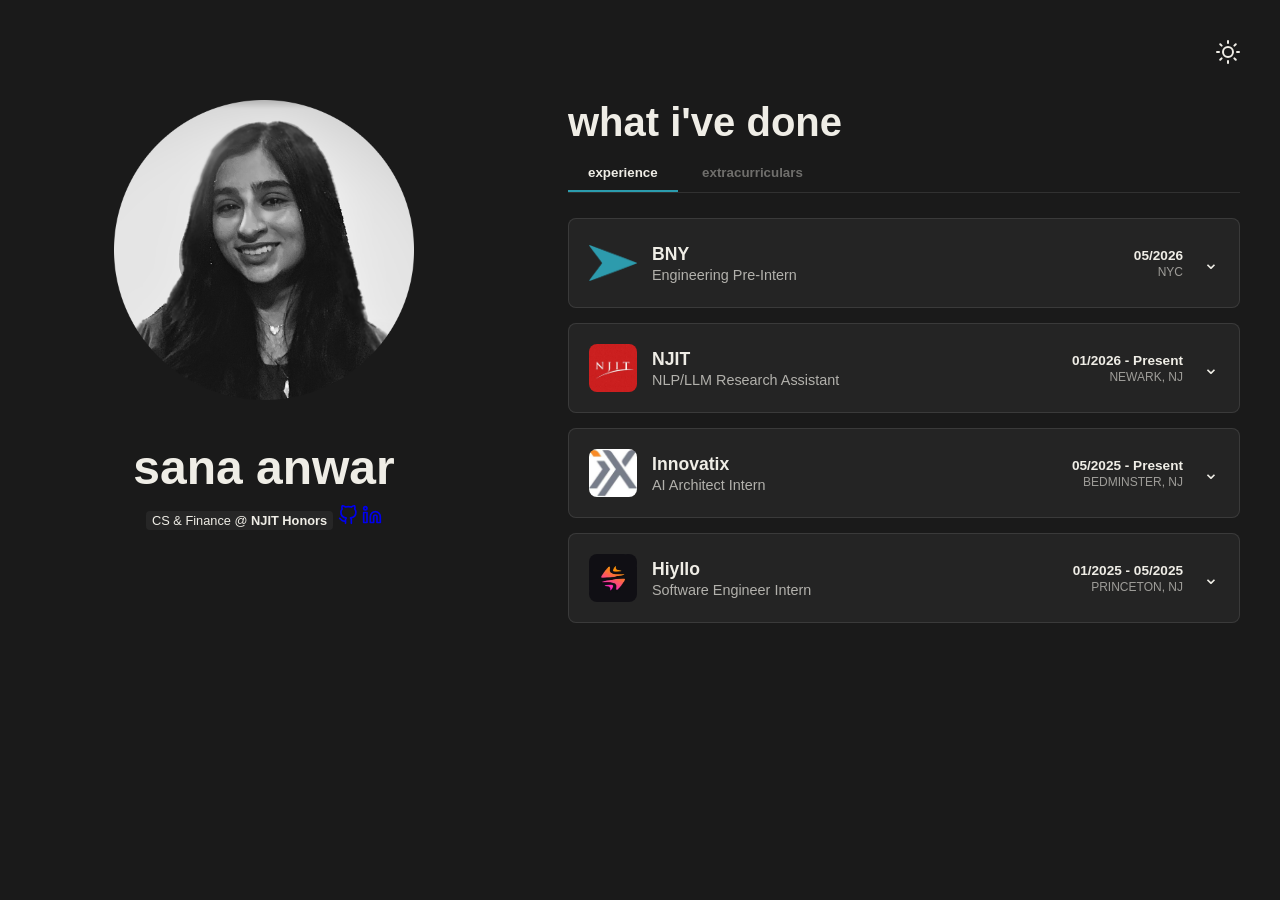
<file: index.html>
<!DOCTYPE html>
<html lang="pt-BR" data-theme="dark">
<head>
    <meta charset="UTF-8">
    <meta name="viewport" content="width=device-width, initial-scale=1.0">
    <title>Sana Anwar</title>
    <link rel="icon" type="image/png" href="images/pearl.png?v=1">
    <link rel="stylesheet" href="style.css">
</head>
<body>
    <div class="grain-overlay"></div>

    <button id="theme-toggle" class="theme-icon-btn" aria-label="Toggle Mode">
        <svg class="sun-icon" xmlns="http://www.w3.org/2000/svg" width="24" height="24" viewBox="0 0 24 24" fill="none" stroke="currentColor" stroke-width="2" stroke-linecap="round" stroke-linejoin="round"><circle cx="12" cy="12" r="5"/><line x1="12" y1="1" x2="12" y2="3"/><line x1="12" y1="21" x2="12" y2="23"/><line x1="4.22" y1="4.22" x2="5.64" y2="5.64"/><line x1="18.36" y1="18.36" x2="19.78" y2="19.78"/><line x1="1" y1="12" x2="3" y2="12"/><line x1="21" y1="12" x2="23" y2="12"/><line x1="4.22" y1="19.78" x2="5.64" y2="18.36"/><line x1="18.36" y1="5.64" x2="19.78" y2="4.22"></svg>
        <svg class="moon-icon" xmlns="http://www.w3.org/2000/svg" width="24" height="24" viewBox="0 0 24 24" fill="none" stroke="currentColor" stroke-width="2" stroke-linecap="round" stroke-linejoin="round"><path d="M21 12.79A9 9 0 1 1 11.21 3 7 7 0 0 0 21 12.79z"></path></svg>
    </button>

    <main class="main-layout">
        <section class="photo-area">
            <div class="image-sticky-wrapper">
                <img src="images/headshot-2.png" alt="Sana Anwar" class="headshot">
            </div>

            <div class="bio-left">
                <h1 class="name-serif">sana anwar</h1>
                <p class="tech-mono">CS & Finance @ <span class="brand-bold">NJIT Honors</span></p>                
                    <a href="https://github.com/sanaanwarrr" target="_blank"><svg xmlns="http://www.w3.org/2000/svg" width="20" height="20" viewBox="0 0 24 24" fill="none" stroke="currentColor" stroke-width="2" stroke-linecap="round" stroke-linejoin="round"><path d="M9 19c-5 1.5-5-2.5-7-3m14 6v-3.87a3.37 3.37 0 0 0-.94-2.61c3.14-.35 6.44-1.54 6.44-7A5.44 5.44 0 0 0 20 4.77 5.07 5.07 0 0 0 19.91 1S18.73.65 16 2.48a13.38 13.38 0 0 0-7 0C6.27.65 5.09 1 5.09 1A5.07 5.07 0 0 0 5 4.77a5.44 5.44 0 0 0-1.5 3.78c0 5.42 3.3 6.61 6.44 7A3.37 3.37 0 0 0 9 18.13V22"></path></svg></a>
                    <a href="https://linkedin.com/in/sanaanwarrr" target="_blank"><svg xmlns="http://www.w3.org/2000/svg" width="20" height="20" viewBox="0 0 24 24" fill="none" stroke="currentColor" stroke-width="2" stroke-linecap="round" stroke-linejoin="round"><path d="M16 8a6 6 0 0 1 6 6v7h-4v-7a2 2 0 0 0-2-2 2 2 0 0 0-2 2v7h-4v-7a6 6 0 0 1 6-6z"></path><rect x="2" y="9" width="4" height="12"></rect><circle cx="4" cy="4" r="2"></circle></svg></a>
                </div>
            </div>
        </section>

        <section class="content-side">
            <div class="tabs-area">
                <h2 class="serif-heading">what i've done</h2>
                <div class="tab-switcher">
                    <button class="tab-link active" onclick="switchCategory('experience')">experience</button>
                    <button class="tab-link" onclick="switchCategory('extra')">extracurriculars</button>
                </div>

                <div class="tab-content-wrapper">
                    <div id="experience" class="category-content active">
                        <div class="accordion-item">
                            <div class="accordion-header" onclick="toggleAccordion(this)">
                                <div class="header-main">
                                    <img src="images/bny.png" class="company-logo" alt="BNY">
                                    <div class="header-info"><h3>BNY</h3><p>Engineering Pre-Intern</p></div>
                                </div>
                                <div class="header-meta"><div class="meta-text"><span class="date-line">05/2026</span><span class="location-line">NYC</span></div><span class="arrow-icon">⌄</span></div>
                            </div>
                            <div class="accordion-body"><div class="body-inner"><p>incoming!</p></div></div>
                        </div>

                        <div class="accordion-item">
                            <div class="accordion-header" onclick="toggleAccordion(this)">
                                <div class="header-main">
                                    <img src="images/njit.jpeg" class="company-logo" alt="NJIT">
                                    <div class="header-info"><h3>NJIT</h3><p>NLP/LLM Research Assistant</p></div>
                                </div>
                                <div class="header-meta"><div class="meta-text"><span class="date-line">01/2026 - Present</span><span class="location-line">Newark, NJ</span></div><span class="arrow-icon">⌄</span></div>
                            </div>
                            <div class="accordion-body"><div class="body-inner"><p>front-end & NLP</p><p>honors summer research institute. developing conversational interfaces to reduce AI overreliance in education.</p><div class="tag-row"><span class="tag">StreamLit</span><span class="tag">Firebase</span><span class="tag">Firestore</span></div></div></div>
                        </div>

                        <div class="accordion-item">
                            <div class="accordion-header" onclick="toggleAccordion(this)">
                                <div class="header-main">
                                    <img src="images/innovatix.jpeg" class="company-logo" alt="Innovatix">
                                    <div class="header-info"><h3>Innovatix</h3><p>AI Architect Intern</p></div>
                                </div>
                                <div class="header-meta"><div class="meta-text"><span class="date-line">05/2025 - Present</span><span class="location-line">Bedminster, NJ</span></div><span class="arrow-icon">⌄</span></div>
                            </div>
                            <div class="accordion-body"><div class="body-inner"><p>backend</p><p>CRM analytics. deploying API integrations for teleconsulting ICPs.</p><div class="tag-row"><span class="tag">MCP</span><span class="tag">Firecrawl</span><span class="tag">LangGraph</span></div></div></div>
                        </div>

                        <div class="accordion-item">
                            <div class="accordion-header" onclick="toggleAccordion(this)">
                                <div class="header-main">
                                    <img src="images/hiyllo.png" class="company-logo" alt="Hiyllo">
                                    <div class="header-info"><h3>Hiyllo</h3><p>Software Engineer Intern</p></div>
                                </div>
                                <div class="header-meta"><div class="meta-text"><span class="date-line">01/2025 - 05/2025</span><span class="location-line">Princeton, NJ</span></div><span class="arrow-icon">⌄</span></div>
                            </div>
                            <div class="accordion-body"><div class="body-inner"><p>front-end</p><p>quality assurance. debugged productivity features in production.</p><div class="tag-row"><span class="tag">Playwright</span><span class="tag">JavaScript</span></div></div></div>
                        </div>
                    </div>

                    <div id="extra" class="category-content">
                        <div class="accordion-item">
                            <div class="accordion-header" onclick="toggleAccordion(this)">
                                <div class="header-main">
                                    <img src="images/njit.jpeg" class="company-logo" alt="NJIT">
                                    <div class="header-info"><h3>Dean's Council</h3><p>VP of Internal Communications</p></div>
                                </div>
                                <div class="header-meta"><div class="meta-text"><span class="date-line">09/2026 - Present</span><span class="location-line">Newark, NJ</span></div><span class="arrow-icon">⌄</span></div>
                            </div>
                            <div class="accordion-body"><div class="body-inner"><p>incoming!</p></div></div>
                        </div>

                        <div class="accordion-item">
                            <div class="accordion-header" onclick="toggleAccordion(this)">
                                <div class="header-main">
                                    <img src="images/salesforce.png" class="company-logo" alt="Salesforce">
                                    <div class="header-info"><h3>Salesforce @ NJIT</h3><p>Secretary</p></div>
                                </div>
                                <div class="header-meta"><div class="meta-text"><span class="date-line">09/2025 - Present</span><span class="location-line">Newark, NJ</span></div><span class="arrow-icon">⌄</span></div>
                            </div>
                            <div class="accordion-body"><div class="body-inner"><p>incoming president. getting students certified in CRM analytics</p></div></div>
                        </div>
                    </div>
                </div>
            </div>
        </section>
    </main>
    <script src="script.js"></script>
</body>
</html>
</file>
<file: style.css>
:root {
    --bg: #e2e2e2; 
    --text: #1a1a1a;
    --card-bg: rgba(0,0,0,0.03); 
    --border: rgba(0,0,0,0.1); 
    --tag-bg: #e0ddd5;
    --highlight: rgba(43, 156, 174, 0.1);
    --bny-blue: #2b9cae;
}

[data-theme="dark"] {
    --bg: #1a1a1a; --text: #efede6;
    --card-bg: #242424; --border: rgba(255,255,255,0.1); --tag-bg: #333;
    --highlight: rgba(255,255,255,0.05);
}

body {
    background-color: var(--bg); color: var(--text);
    transition: background 0.5s ease, color 0.5s ease;
    font-family: 'Helvetica Neue', Helvetica, Arial, sans-serif; 
    margin: 0;
}

.brand-bold { font-weight: 700; }

.grain-overlay {
    position: fixed; top: 0; left: 0; width: 100%; height: 100%;
    background: url('https://www.transparenttextures.com/patterns/stardust.png');
    opacity: 0.1; pointer-events: none; z-index: 100;
}

.theme-icon-btn {
    position: fixed; top: 30px; right: 30px;
    background: none; border: none; color: var(--text);
    cursor: pointer; z-index: 101; padding: 10px;
}

/* Theme Icon Toggle Logic: Show Sun in Dark, Moon in Light */
[data-theme="dark"] .moon-icon { display: none; }
[data-theme="dark"] .sun-icon { display: block; }
[data-theme="light"] .sun-icon { display: none; }
[data-theme="light"] .moon-icon { display: block; }

.main-layout {
    display: grid; grid-template-columns: 1fr 1.5fr;
    max-width: 1200px; margin: 0 auto;
    gap: 80px; padding: 100px 40px; align-items: flex-start;
}

.photo-area { display: flex; flex-direction: column; align-items: center; position: sticky; top: 100px; }
.bio-left { text-align: center; margin-top: 20px; width: 100%; }

.name-serif, .serif-heading { 
    font-family: 'Helvetica Neue', Helvetica, Arial, sans-serif; 
    font-weight: 700; font-size: 3rem; margin: 0 0 10px 0; 
}
.serif-heading { font-size: 2.5rem; }

.tech-mono {
    font-family: 'Helvetica Neue', Helvetica, Arial, sans-serif;
    font-size: 0.8rem; background-color: var(--highlight);
    padding: 2px 6px; border-radius: 4px; margin: 4px 0; display: inline-block;
}

.social-links { margin-top: 15px; display: flex; justify-content: center; gap: 15px; }
.social-links a { color: var(--text); opacity: 0.6; transition: 0.3s; }
.social-links a:hover { color: var(--bny-blue); opacity: 1; transform: translateY(-2px); }

.image-sticky-wrapper { width: 100%; max-width: 300px; position: relative; margin-bottom: 20px; }
.headshot { width: 100%; filter: grayscale(100%); border-radius: 4px; display: block; }

.tab-switcher { border-bottom: 1px solid var(--border); margin-bottom: 25px; }
.tab-link { background: none; border: none; color: var(--text); padding: 10px 20px; cursor: pointer; opacity: 0.4; font-weight: 600; transition: 0.3s; }
.tab-link.active { opacity: 1; border-bottom: 2px solid var(--bny-blue); }

.accordion-item { background: var(--card-bg); border: 1px solid var(--border); border-radius: 8px; margin-bottom: 15px; overflow: hidden; }
.accordion-header { padding: 20px; display: flex; justify-content: space-between; align-items: center; cursor: pointer; }

/* Spacing fix: tight heading to subtitle */
.header-info h3 { margin: 0; font-size: 1.1rem; }
.header-info p { margin: 2px 0 0 0; opacity: 0.7; font-size: 0.9rem; }
.header-main { display: flex; gap: 15px; align-items: center; }

.company-logo { width: 48px; height: 48px; border-radius: 8px; object-fit: contain; }
.header-meta { display: flex; align-items: center; gap: 20px; }
.meta-text { display: flex; flex-direction: column; text-align: right; gap: 2px; }
.location-line { font-size: 0.75rem; opacity: 0.6; text-transform: uppercase; }
.date-line { font-size: 0.85rem; font-weight: 600; }
.arrow-icon { font-size: 1.2rem; transition: 0.4s; line-height: 1; }

.category-content { display: none; opacity: 0; transform: translateY(10px); transition: 0.4s ease; }
.category-content.active { display: block; opacity: 1; transform: translateY(0); }

.accordion-item.open .arrow-icon { transform: rotate(180deg); color: var(--bny-blue); }
.accordion-body { max-height: 0; overflow: hidden; transition: max-height 0.5s cubic-bezier(0.4, 0, 0.2, 1); }
.accordion-item.open .accordion-body { max-height: 500px; }
.body-inner { padding: 0 20px 20px 83px; opacity: 0.9; font-size: 0.95rem; line-height: 1.6; }

.tag-row { margin-top: 15px; display: flex; gap: 8px; flex-wrap: wrap; }
.tag { background: var(--tag-bg); padding: 4px 10px; border-radius: 4px; font-size: 0.75rem; }

@media (max-width: 900px) { .main-layout { grid-template-columns: 1fr; padding: 60px 20px; text-align: center; } .photo-area { position: relative; top: 0; margin-bottom: 40px; } .body-inner { padding-left: 20px; } .social-links { justify-content: center; } }
</file>
